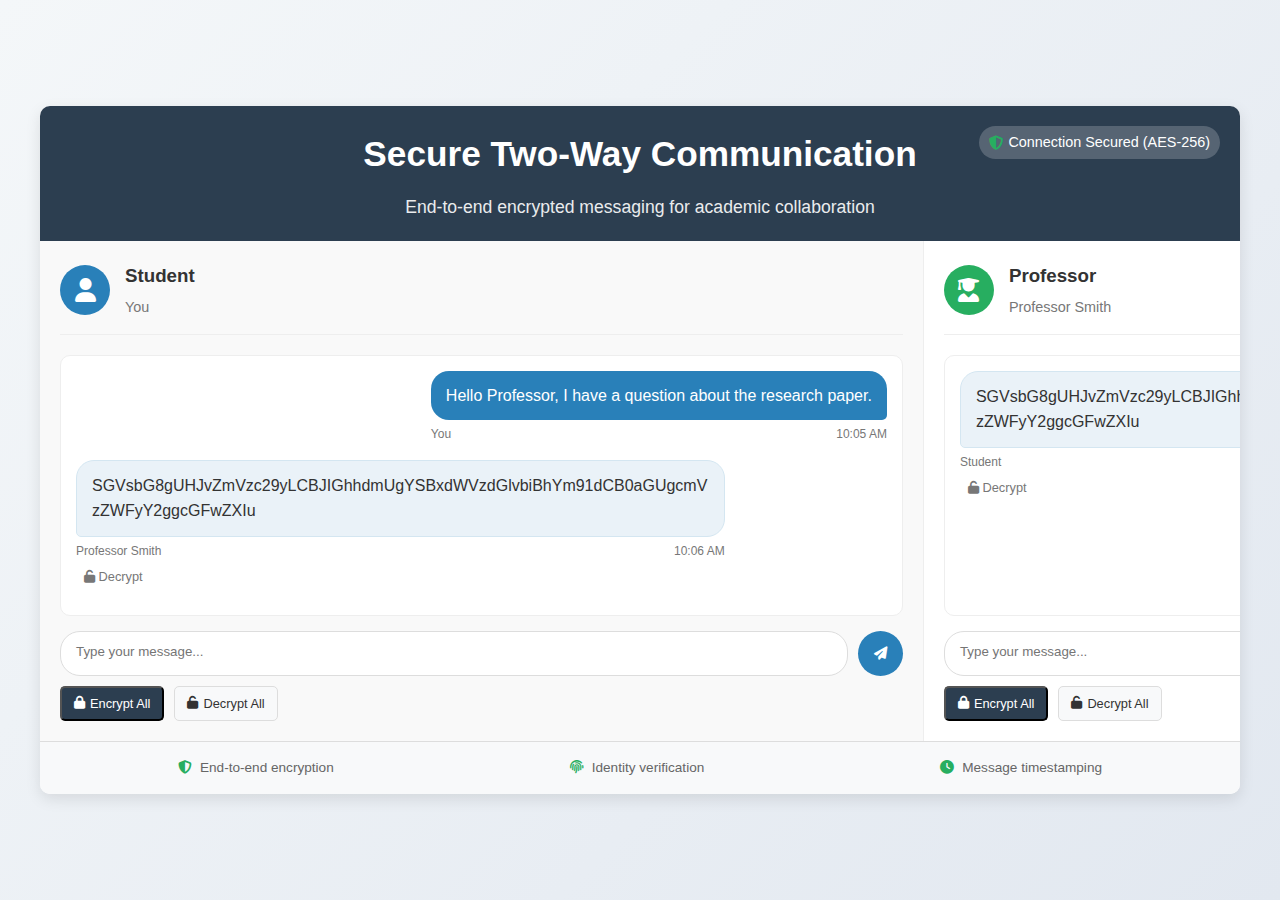
<file: index.html>
<!DOCTYPE html>
<html lang="en">
<head>
    <meta charset="UTF-8">
    <meta name="viewport" content="width=device-width, initial-scale=1.0">
    <title>Secure Two-Way Communication | EduSecure</title>
    <link rel="stylesheet" href="https://cdnjs.cloudflare.com/ajax/libs/font-awesome/6.4.0/css/all.min.css">
    <style>
        :root {
            --primary-color: #2c3e50;
            --secondary-color: #34495e;
            --accent-color: #2980b9;
            --accent-color-2: #27ae60;
            --light-color: #ecf0f1;
            --success-color: #27ae60;
            --warning-color: #e74c3c;
            --border-radius: 10px;
            --shadow: 0 5px 15px rgba(0, 0, 0, 0.1);
            --transition: all 0.3s ease;
        }

        * {
            margin: 0;
            padding: 0;
            box-sizing: border-box;
        }

        body {
            font-family: 'Segoe UI', Tahoma, Geneva, Verdana, sans-serif;
            background: linear-gradient(135deg, #f4f7f9 0%, #e2e8f0 100%);
            color: #333;
            line-height: 1.6;
            padding: 20px;
            min-height: 100vh;
            display: flex;
            justify-content: center;
            align-items: center;
        }

        .container {
            width: 100%;
            max-width: 1200px;
            background: white;
            border-radius: var(--border-radius);
            box-shadow: var(--shadow);
            overflow: hidden;
        }

        header {
            background: var(--primary-color);
            color: white;
            padding: 20px;
            text-align: center;
            position: relative;
        }

        header h1 {
            font-size: 2.2rem;
            margin-bottom: 10px;
        }

        header p {
            font-size: 1.1rem;
            opacity: 0.9;
        }

        .security-indicator {
            position: absolute;
            top: 20px;
            right: 20px;
            display: flex;
            align-items: center;
            background: rgba(255, 255, 255, 0.2);
            padding: 5px 10px;
            border-radius: 20px;
            font-size: 0.9rem;
        }

        .security-indicator i {
            margin-right: 5px;
            color: var(--success-color);
        }

        .comms-container {
            display: flex;
            min-height: 500px;
        }

        .user-panel {
            flex: 1;
            padding: 20px;
            display: flex;
            flex-direction: column;
        }

        .user-panel:nth-child(1) {
            background: #f9f9f9;
            border-right: 1px solid #eee;
        }

        .user-header {
            display: flex;
            align-items: center;
            margin-bottom: 20px;
            padding-bottom: 15px;
            border-bottom: 1px solid #eee;
        }

        .avatar {
            width: 50px;
            height: 50px;
            border-radius: 50%;
            background: var(--accent-color);
            display: flex;
            justify-content: center;
            align-items: center;
            color: white;
            font-size: 1.5rem;
            margin-right: 15px;
        }

        .user-2 .avatar {
            background: var(--accent-color-2);
        }

        .user-info h3 {
            margin-bottom: 5px;
        }

        .user-info p {
            font-size: 0.9rem;
            color: #777;
        }

        .chat-box {
            flex: 1;
            padding: 15px;
            overflow-y: auto;
            background: white;
            border: 1px solid #eee;
            border-radius: var(--border-radius);
            margin-bottom: 15px;
            display: flex;
            flex-direction: column;
            gap: 15px;
        }

        .message {
            max-width: 80%;
            display: flex;
            flex-direction: column;
        }

        .message.outgoing {
            align-self: flex-end;
        }

        .message-content {
            padding: 12px 15px;
            border-radius: 18px;
            word-wrap: break-word;
            position: relative;
        }

        .message.incoming .message-content {
            background: #eaf2f8;
            border: 1px solid #d4e6f1;
            border-bottom-left-radius: 5px;
        }

        .message.outgoing .message-content {
            background: var(--accent-color);
            color: white;
            border-bottom-right-radius: 5px;
        }

        .message-info {
            font-size: 0.75rem;
            color: #777;
            margin-top: 5px;
            display: flex;
            justify-content: space-between;
        }

        .message-actions {
            display: flex;
            gap: 10px;
            margin-top: 5px;
        }

        .message-actions button {
            background: transparent;
            border: none;
            color: #777;
            cursor: pointer;
            font-size: 0.8rem;
            padding: 3px 8px;
        }

        .message-actions button:hover {
            color: var(--accent-color);
        }

        .chat-input-area {
            display: flex;
            gap: 10px;
        }

        .chat-input {
            flex: 1;
            padding: 12px 15px;
            border: 1px solid #ddd;
            border-radius: 20px;
            font-family: inherit;
            resize: none;
            outline: none;
            transition: var(--transition);
        }

        .chat-input:focus {
            border-color: var(--accent-color);
            box-shadow: 0 0 0 2px rgba(41, 128, 185, 0.2);
        }

        .send-btn {
            background: var(--accent-color);
            color: white;
            border: none;
            border-radius: 50%;
            width: 45px;
            height: 45px;
            display: flex;
            justify-content: center;
            align-items: center;
            cursor: pointer;
            transition: var(--transition);
        }

        .send-btn:hover {
            background: #2471a3;
            transform: scale(1.05);
        }

        .user-2 .send-btn {
            background: var(--accent-color-2);
        }

        .user-2 .send-btn:hover {
            background: #219d54;
        }

        .security-features {
            padding: 15px 20px;
            background: #f8f9fa;
            border-top: 1px solid #ddd;
            display: flex;
            justify-content: space-around;
            font-size: 0.85rem;
            color: #666;
        }

        .feature {
            display: flex;
            align-items: center;
        }

        .feature i {
            margin-right: 8px;
            color: var(--success-color);
        }

        .encryption-controls {
            display: flex;
            gap: 10px;
            margin-top: 10px;
        }

        .encryption-controls button {
            padding: 8px 12px;
            border-radius: 5px;
            font-size: 0.8rem;
            display: flex;
            align-items: center;
            gap: 5px;
        }

        .btn-encrypt {
            background: var(--primary-color);
            color: white;
        }

        .btn-decrypt {
            background: #f8f9fa;
            border: 1px solid #ddd;
            color: #333;
        }

        @media (max-width: 768px) {
            .comms-container {
                flex-direction: column;
            }
            
            .user-panel:nth-child(1) {
                border-right: none;
                border-bottom: 1px solid #eee;
            }
            
            .message {
                max-width: 90%;
            }
        }
    </style>
</head>
<body>
    <div class="container">
        <header>
            <h1>Secure Two-Way Communication</h1>
            <p>End-to-end encrypted messaging for academic collaboration</p>
            <div class="security-indicator">
                <i class="fas fa-shield-alt"></i>
                <span>Connection Secured (AES-256)</span>
            </div>
        </header>
        
        <div class="comms-container">
            <!-- User 1 Panel -->
            <div class="user-panel">
                <div class="user-header">
                    <div class="avatar">
                        <i class="fas fa-user"></i>
                    </div>
                    <div class="user-info">
                        <h3>Student</h3>
                        <p>You</p>
                    </div>
                </div>
                
                <div class="chat-box" id="user1Chat">
                    <div class="message outgoing">
                        <div class="message-content">
                            <p>Hello Professor, I have a question about the research paper.</p>
                        </div>
                        <div class="message-info">
                            <span>You</span>
                            <span>10:05 AM</span>
                        </div>
                    </div>
                    
                    <div class="message incoming">
                        <div class="message-content">
                            <p>SGVsbG8gUHJvZmVzc29yLCBJIGhhdmUgYSBxdWVzdGlvbiBhYm91dCB0aGUgcmVzZWFyY2ggcGFwZXIu</p>
                        </div>
                        <div class="message-info">
                            <span>Professor Smith</span>
                            <span>10:06 AM</span>
                        </div>
                        <div class="message-actions">
                            <button onclick="decryptMessage(this)"><i class="fas fa-unlock"></i> Decrypt</button>
                        </div>
                    </div>
                </div>
                
                <div class="chat-input-area">
                    <textarea class="chat-input" id="user1Input" placeholder="Type your message..." rows="1"></textarea>
                    <button class="send-btn" onclick="sendMessage(1)">
                        <i class="fas fa-paper-plane"></i>
                    </button>
                </div>
                
                <div class="encryption-controls">
                    <button class="btn-encrypt" onclick="encryptAll(1)">
                        <i class="fas fa-lock"></i> Encrypt All
                    </button>
                    <button class="btn-decrypt" onclick="decryptAll(1)">
                        <i class="fas fa-unlock"></i> Decrypt All
                    </button>
                </div>
            </div>
            
            <!-- User 2 Panel -->
            <div class="user-panel user-2">
                <div class="user-header">
                    <div class="avatar">
                        <i class="fas fa-user-graduate"></i>
                    </div>
                    <div class="user-info">
                        <h3>Professor</h3>
                        <p>Professor Smith</p>
                    </div>
                </div>
                
                <div class="chat-box" id="user2Chat">
                    <div class="message incoming">
                        <div class="message-content">
                            <p>SGVsbG8gUHJvZmVzc29yLCBJIGhhdmUgYSBxdWVzdGlvbiBhYm91dCB0aGUgcmVzZWFyY2ggcGFwZXIu</p>
                        </div>
                        <div class="message-info">
                            <span>Student</span>
                            <span>10:05 AM</span>
                        </div>
                        <div class="message-actions">
                            <button onclick="decryptMessage(this)"><i class="fas fa-unlock"></i> Decrypt</button>
                        </div>
                    </div>
                    
                    <div class="message outgoing">
                        <div class="message-content">
                            <p>Of course, what would you like to know?</p>
                        </div>
                        <div class="message-info">
                            <span>You</span>
                            <span>10:07 AM</span>
                        </div>
                    </div>
                </div>
                
                <div class="chat-input-area">
                    <textarea class="chat-input" id="user2Input" placeholder="Type your message..." rows="1"></textarea>
                    <button class="send-btn" onclick="sendMessage(2)">
                        <i class="fas fa-paper-plane"></i>
                    </button>
                </div>
                
                <div class="encryption-controls">
                    <button class="btn-encrypt" onclick="encryptAll(2)">
                        <i class="fas fa-lock"></i> Encrypt All
                    </button>
                    <button class="btn-decrypt" onclick="decryptAll(2)">
                        <i class="fas fa-unlock"></i> Decrypt All
                    </button>
                </div>
            </div>
        </div>
        
        <div class="security-features">
            <div class="feature">
                <i class="fas fa-shield-alt"></i>
                <span>End-to-end encryption</span>
            </div>
            <div class="feature">
                <i class="fas fa-fingerprint"></i>
                <span>Identity verification</span>
            </div>
            <div class="feature">
                <i class="fas fa-clock"></i>
                <span>Message timestamping</span>
            </div>
        </div>
    </div>

    <script>
        document.addEventListener('DOMContentLoaded', () => {
            // Auto-adjust textarea height
            const textareas = document.querySelectorAll('.chat-input');
            textareas.forEach(textarea => {
                textarea.addEventListener('input', function() {
                    this.style.height = 'auto';
                    this.style.height = (this.scrollHeight) + 'px';
                });
            });
            
            // Allow sending message with Enter key (but allow Shift+Enter for new line)
            textareas.forEach(textarea => {
                textarea.addEventListener('keydown', (e) => {
                    if (e.key === 'Enter' && !e.shiftKey) {
                        e.preventDefault();
                        const userId = textarea.id.replace('user', '').replace('Input', '');
                        sendMessage(parseInt(userId));
                    }
                });
            });
        });
        
        // Simple encryption simulation
        function encryptMessage(text) {
            // Base64 encoding for simulation (not real encryption)
            return btoa(unescape(encodeURIComponent(text)));
        }
        
        function decryptMessage(encryptedText) {
            try {
                return decodeURIComponent(escape(atob(encryptedText)));
            } catch (e) {
                return encryptedText; // Return as-is if not base64 encoded
            }
        }
        
        // Send message from a user
        function sendMessage(userId) {
            const inputEl = document.getElementById(`user${userId}Input`);
            const chatEl = document.getElementById(`user${userId}Chat`);
            const otherUserId = userId === 1 ? 2 : 1;
            const otherChatEl = document.getElementById(`user${otherUserId}Chat`);
            
            const messageText = inputEl.value.trim();
            if (messageText) {
                // Add outgoing message to sender's chat
                addMessageToChat(chatEl, messageText, 'outgoing', userId === 1 ? 'You' : 'Professor Smith');
                
                // Add encrypted incoming message to receiver's chat
                const encryptedText = encryptMessage(messageText);
                addMessageToChat(otherChatEl, encryptedText, 'incoming', userId === 1 ? 'Student' : 'Professor Smith', true);
                
                // Clear input and reset height
                inputEl.value = '';
                inputEl.style.height = 'auto';
                
                // Scroll to bottom of both chat boxes
                chatEl.scrollTop = chatEl.scrollHeight;
                otherChatEl.scrollTop = otherChatEl.scrollHeight;
            }
        }
        
        // Add message to chat box
        function addMessageToChat(chatEl, text, type, sender, isEncrypted = false) {
            const messageElement = document.createElement('div');
            messageElement.classList.add('message', type);
            
            const now = new Date();
            const timeString = now.toLocaleTimeString([], { hour: '2-digit', minute: '2-digit' });
            
            messageElement.innerHTML = `
                <div class="message-content">
                    <p>${text}</p>
                </div>
                <div class="message-info">
                    <span>${type === 'outgoing' ? 'You' : sender}</span>
                    <span>${timeString}</span>
                </div>
            `;
            
            if (isEncrypted && type === 'incoming') {
                const actionsDiv = document.createElement('div');
                actionsDiv.classList.add('message-actions');
                actionsDiv.innerHTML = `
                    <button onclick="decryptMessage(this)"><i class="fas fa-unlock"></i> Decrypt</button>
                `;
                messageElement.appendChild(actionsDiv);
            }
            
            chatEl.appendChild(messageElement);
        }
        
        // Decrypt message when button clicked
        function decryptMessage(button) {
            const messageContent = button.closest('.message').querySelector('.message-content p');
            const originalText = messageContent.textContent;
            const decryptedText = decryptMessage(originalText);
            
            if (decryptedText !== originalText) {
                messageContent.textContent = decryptedText;
                button.innerHTML = '<i class="fas fa-lock"></i> Encrypted';
                button.onclick = function() {
                    messageContent.textContent = originalText;
                    button.innerHTML = '<i class="fas fa-unlock"></i> Decrypt';
                    button.onclick = function() {
                        decryptMessage(button);
                    };
                };
            }
        }
        
        // Encrypt all messages in a chat
        function encryptAll(userId) {
            const chatEl = document.getElementById(`user${userId}Chat`);
            const messages = chatEl.querySelectorAll('.message');
            
            messages.forEach(message => {
                if (message.classList.contains('outgoing')) {
                    const contentEl = message.querySelector('.message-content p');
                    const currentText = contentEl.textContent;
                    
                    // Only encrypt if not already encrypted
                    try {
                        atob(currentText);
                        // If we get here, it's already base64 encoded
                    } catch (e) {
                        // Not encrypted yet, so encrypt it
                        contentEl.textContent = encryptMessage(currentText);
                    }
                }
            });
        }
        
        // Decrypt all messages in a chat
        function decryptAll(userId) {
            const chatEl = document.getElementById(`user${userId}Chat`);
            const messages = chatEl.querySelectorAll('.message');
            
            messages.forEach(message => {
                const contentEl = message.querySelector('.message-content p');
                const currentText = contentEl.textContent;
                const decryptedText = decryptMessage(currentText);
                
                if (decryptedText !== currentText) {
                    contentEl.textContent = decryptedText;
                }
                
                // Update decrypt buttons
                const decryptBtn = message.querySelector('.message-actions button');
                if (decryptBtn) {
                    decryptBtn.innerHTML = '<i class="fas fa-lock"></i> Encrypted';
                    decryptBtn.onclick = function() {
                        contentEl.textContent = currentText;
                        decryptBtn.innerHTML = '<i class="fas fa-unlock"></i> Decrypt';
                        decryptBtn.onclick = function() {
                            decryptMessage(decryptBtn);
                        };
                    };
                }
            });
        }
    </script>
</body>
</html>
</file>
